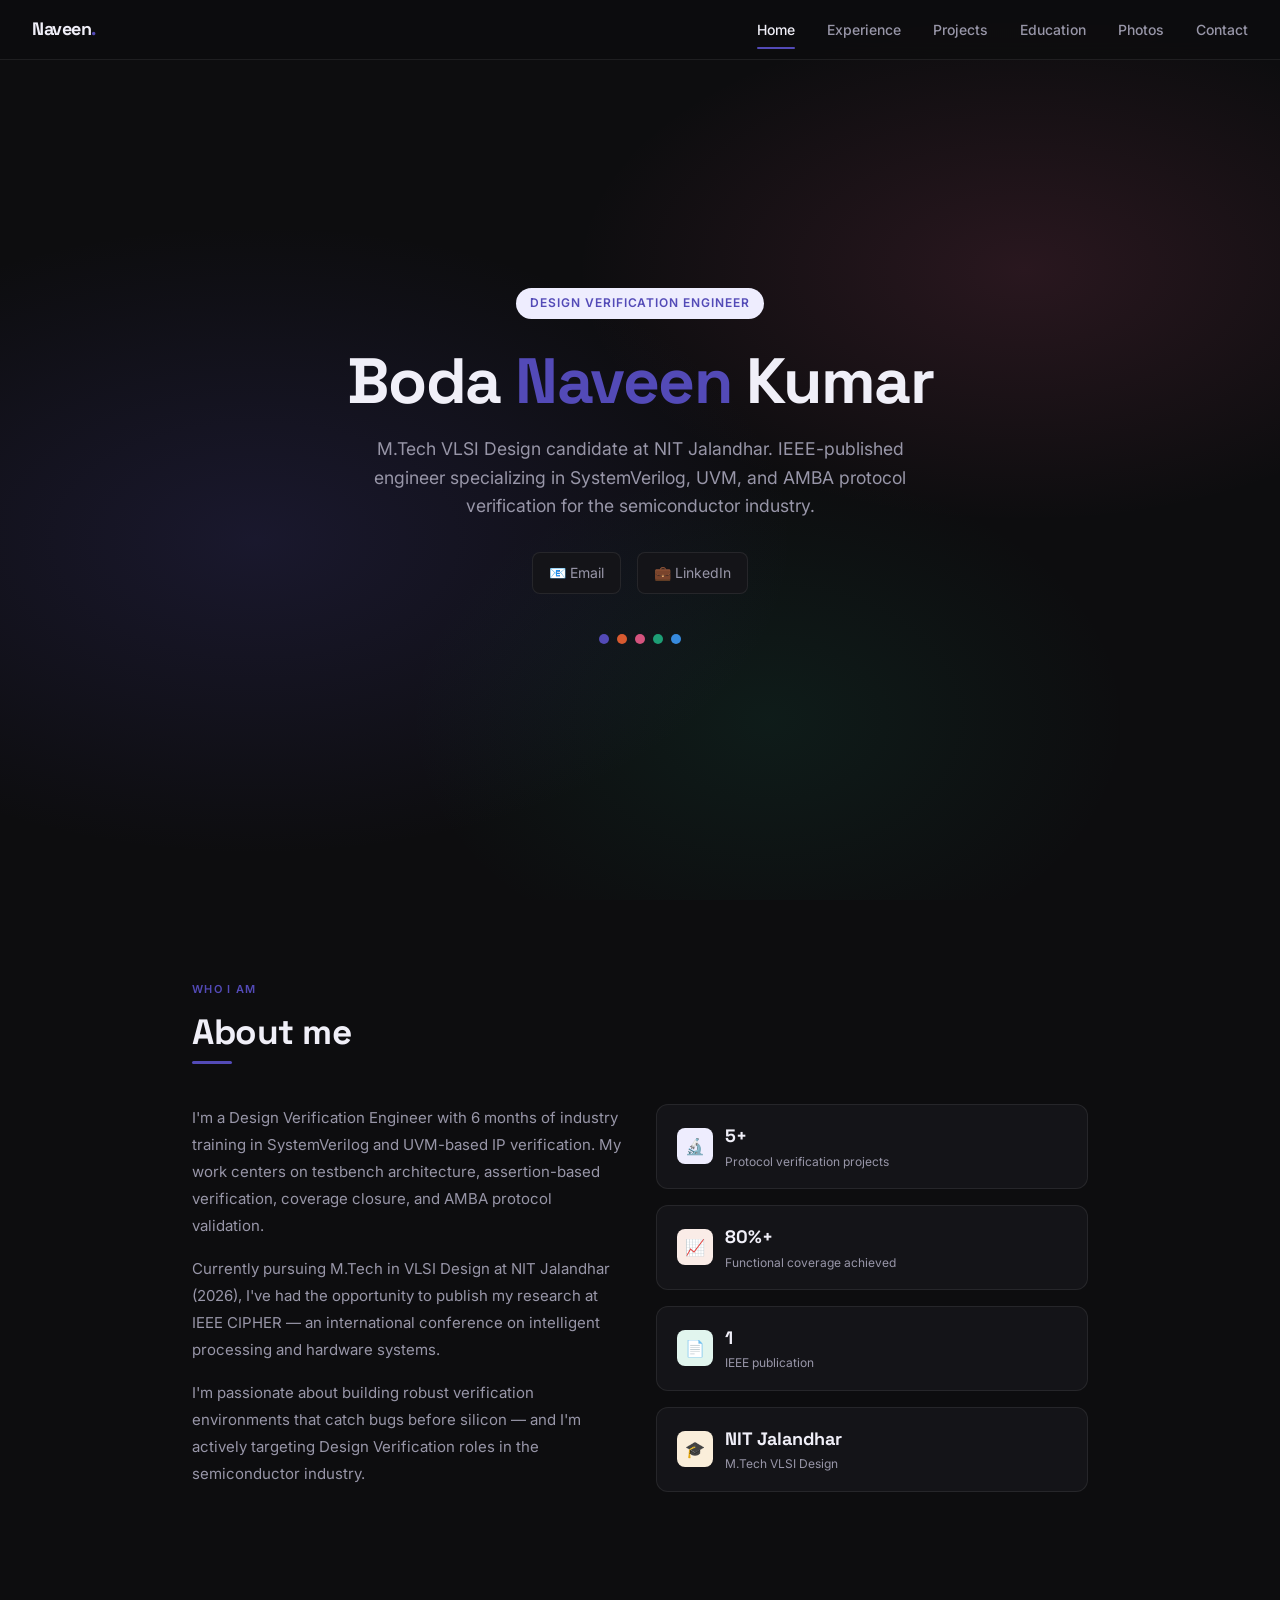
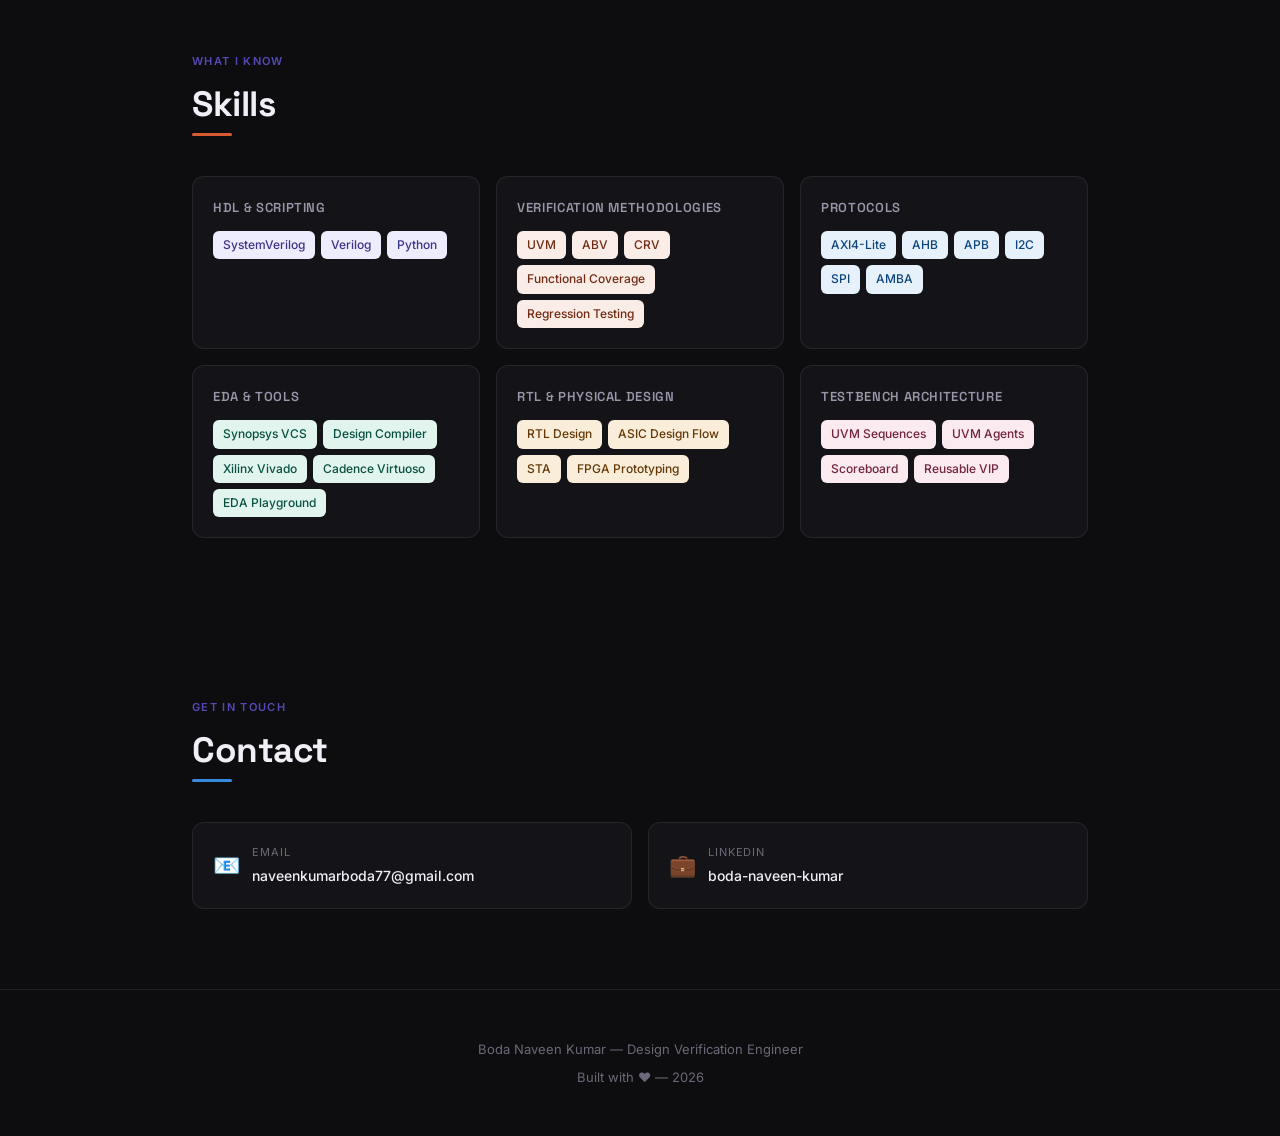
<file: index.html>
<!DOCTYPE html>
<html lang="en">
<head>
<meta charset="UTF-8" />
<meta name="viewport" content="width=device-width, initial-scale=1.0"/>
<title>Boda Naveen Kumar — Portfolio</title>
<meta name="description" content="Boda Naveen Kumar — Design Verification Engineer. M.Tech VLSI Design, NIT Jalandhar. SystemVerilog, UVM, AMBA protocol verification." />
<link href="https://fonts.googleapis.com/css2?family=Space+Grotesk:wght@400;500;600;700&family=Inter:wght@400;500&display=swap" rel="stylesheet"/>
<link rel="stylesheet" href="style.css" />
</head>
<body>

<!-- NAV -->
<nav>
  <a href="index.html" class="nav-logo">Naveen<span>.</span></a>
  <div class="nav-links" id="nav-links">
    <a href="index.html" class="active">Home</a>
    <a href="experience.html">Experience</a>
    <a href="projects.html">Projects</a>
    <a href="education.html">Education</a>
    <a href="photos.html">Photos</a>
    <a href="index.html#contact">Contact</a>
  </div>
  <button class="nav-toggle" onclick="toggleNav()" aria-label="Toggle menu"><span></span><span></span><span></span></button>
</nav>

<main>

<!-- HERO -->
<div class="hero">
  <div class="hero-bg"></div>
  <div class="hero-content">
    <div class="hero-badge">Design Verification Engineer</div>
    <h1>Boda <span class="accent">Naveen</span> Kumar</h1>
    <p class="hero-tagline">M.Tech VLSI Design candidate at NIT Jalandhar. IEEE-published engineer specializing in SystemVerilog, UVM, and AMBA protocol verification for the semiconductor industry.</p>
    <div class="hero-contacts">
      <a href="mailto:naveenkumarboda77@gmail.com">📧 Email</a>
      <a href="https://linkedin.com/in/boda-naveen-kumar" target="_blank">💼 LinkedIn</a>
    </div>
    <div class="hero-dots">
      <div class="dot" style="background:#534AB7"></div>
      <div class="dot" style="background:#D85A30"></div>
      <div class="dot" style="background:#D4537E"></div>
      <div class="dot" style="background:#1D9E75"></div>
      <div class="dot" style="background:#378ADD"></div>
    </div>
  </div>
</div>

<!-- ABOUT -->
<section id="about">
  <div class="section-label">Who I am</div>
  <h2 class="section-title">About me</h2>
  <div class="section-divider" style="background: var(--purple)"></div>
  <div class="about-grid">
    <div class="about-text">
      <p style="margin-bottom:1rem;">I'm a Design Verification Engineer with 6 months of industry training in SystemVerilog and UVM-based IP verification. My work centers on testbench architecture, assertion-based verification, coverage closure, and AMBA protocol validation.</p>
      <p style="margin-bottom:1rem;">Currently pursuing M.Tech in VLSI Design at NIT Jalandhar (2026), I've had the opportunity to publish my research at IEEE CIPHER — an international conference on intelligent processing and hardware systems.</p>
      <p>I'm passionate about building robust verification environments that catch bugs before silicon — and I'm actively targeting Design Verification roles in the semiconductor industry.</p>
    </div>
    <div class="about-stats">
      <div class="stat-card">
        <div class="stat-icon" style="background:#EEEDFE">🔬</div>
        <div class="stat-card-text">
          <div class="num">5+</div>
          <div class="lbl">Protocol verification projects</div>
        </div>
      </div>
      <div class="stat-card">
        <div class="stat-icon" style="background:#FAECE7">📈</div>
        <div class="stat-card-text">
          <div class="num">80%+</div>
          <div class="lbl">Functional coverage achieved</div>
        </div>
      </div>
      <div class="stat-card">
        <div class="stat-icon" style="background:#E1F5EE">📄</div>
        <div class="stat-card-text">
          <div class="num">1</div>
          <div class="lbl">IEEE publication</div>
        </div>
      </div>
      <div class="stat-card">
        <div class="stat-icon" style="background:#FAEEDA">🎓</div>
        <div class="stat-card-text">
          <div class="num">NIT Jalandhar</div>
          <div class="lbl">M.Tech VLSI Design</div>
        </div>
      </div>
    </div>
  </div>
</section>

<!-- SKILLS -->
<section id="skills">
  <div class="section-label">What I know</div>
  <h2 class="section-title">Skills</h2>
  <div class="section-divider" style="background: var(--coral)"></div>
  <div class="skills-grid">
    <div class="skill-group">
      <div class="skill-group-title">HDL & Scripting</div>
      <div class="skill-tags">
        <span class="skill-tag" style="background:#EEEDFE;color:#3C3489">SystemVerilog</span>
        <span class="skill-tag" style="background:#EEEDFE;color:#3C3489">Verilog</span>
        <span class="skill-tag" style="background:#EEEDFE;color:#3C3489">Python</span>
      </div>
    </div>
    <div class="skill-group">
      <div class="skill-group-title">Verification Methodologies</div>
      <div class="skill-tags">
        <span class="skill-tag" style="background:#FAECE7;color:#712B13">UVM</span>
        <span class="skill-tag" style="background:#FAECE7;color:#712B13">ABV</span>
        <span class="skill-tag" style="background:#FAECE7;color:#712B13">CRV</span>
        <span class="skill-tag" style="background:#FAECE7;color:#712B13">Functional Coverage</span>
        <span class="skill-tag" style="background:#FAECE7;color:#712B13">Regression Testing</span>
      </div>
    </div>
    <div class="skill-group">
      <div class="skill-group-title">Protocols</div>
      <div class="skill-tags">
        <span class="skill-tag" style="background:#E6F1FB;color:#0C447C">AXI4-Lite</span>
        <span class="skill-tag" style="background:#E6F1FB;color:#0C447C">AHB</span>
        <span class="skill-tag" style="background:#E6F1FB;color:#0C447C">APB</span>
        <span class="skill-tag" style="background:#E6F1FB;color:#0C447C">I2C</span>
        <span class="skill-tag" style="background:#E6F1FB;color:#0C447C">SPI</span>
        <span class="skill-tag" style="background:#E6F1FB;color:#0C447C">AMBA</span>
      </div>
    </div>
    <div class="skill-group">
      <div class="skill-group-title">EDA & Tools</div>
      <div class="skill-tags">
        <span class="skill-tag" style="background:#E1F5EE;color:#085041">Synopsys VCS</span>
        <span class="skill-tag" style="background:#E1F5EE;color:#085041">Design Compiler</span>
        <span class="skill-tag" style="background:#E1F5EE;color:#085041">Xilinx Vivado</span>
        <span class="skill-tag" style="background:#E1F5EE;color:#085041">Cadence Virtuoso</span>
        <span class="skill-tag" style="background:#E1F5EE;color:#085041">EDA Playground</span>
      </div>
    </div>
    <div class="skill-group">
      <div class="skill-group-title">RTL & Physical Design</div>
      <div class="skill-tags">
        <span class="skill-tag" style="background:#FAEEDA;color:#633806">RTL Design</span>
        <span class="skill-tag" style="background:#FAEEDA;color:#633806">ASIC Design Flow</span>
        <span class="skill-tag" style="background:#FAEEDA;color:#633806">STA</span>
        <span class="skill-tag" style="background:#FAEEDA;color:#633806">FPGA Prototyping</span>
      </div>
    </div>
    <div class="skill-group">
      <div class="skill-group-title">Testbench Architecture</div>
      <div class="skill-tags">
        <span class="skill-tag" style="background:#FBEAF0;color:#72243E">UVM Sequences</span>
        <span class="skill-tag" style="background:#FBEAF0;color:#72243E">UVM Agents</span>
        <span class="skill-tag" style="background:#FBEAF0;color:#72243E">Scoreboard</span>
        <span class="skill-tag" style="background:#FBEAF0;color:#72243E">Reusable VIP</span>
      </div>
    </div>
  </div>
</section>

<!-- CONTACT -->
<section id="contact">
  <div class="section-label">Get in touch</div>
  <h2 class="section-title">Contact</h2>
  <div class="section-divider" style="background: var(--blue)"></div>
  <div class="contact-grid">
    <a class="contact-card" href="mailto:naveenkumarboda77@gmail.com">
      <div class="contact-icon">📧</div>
      <div>
        <div class="contact-label">Email</div>
        <div class="contact-value">naveenkumarboda77@gmail.com</div>
      </div>
    </a>
    <a class="contact-card" href="https://linkedin.com/in/boda-naveen-kumar" target="_blank">
      <div class="contact-icon">💼</div>
      <div>
        <div class="contact-label">LinkedIn</div>
        <div class="contact-value">boda-naveen-kumar</div>
      </div>
    </a>
  </div>
</section>

</main>

<!-- FOOTER -->
<footer>
  <p style="margin-bottom:6px;">Boda Naveen Kumar &mdash; Design Verification Engineer</p>
  <p>Built with ❤️ &mdash; 2026</p>
</footer>

<script src="script.js"></script>
</body>
</html>
</file>
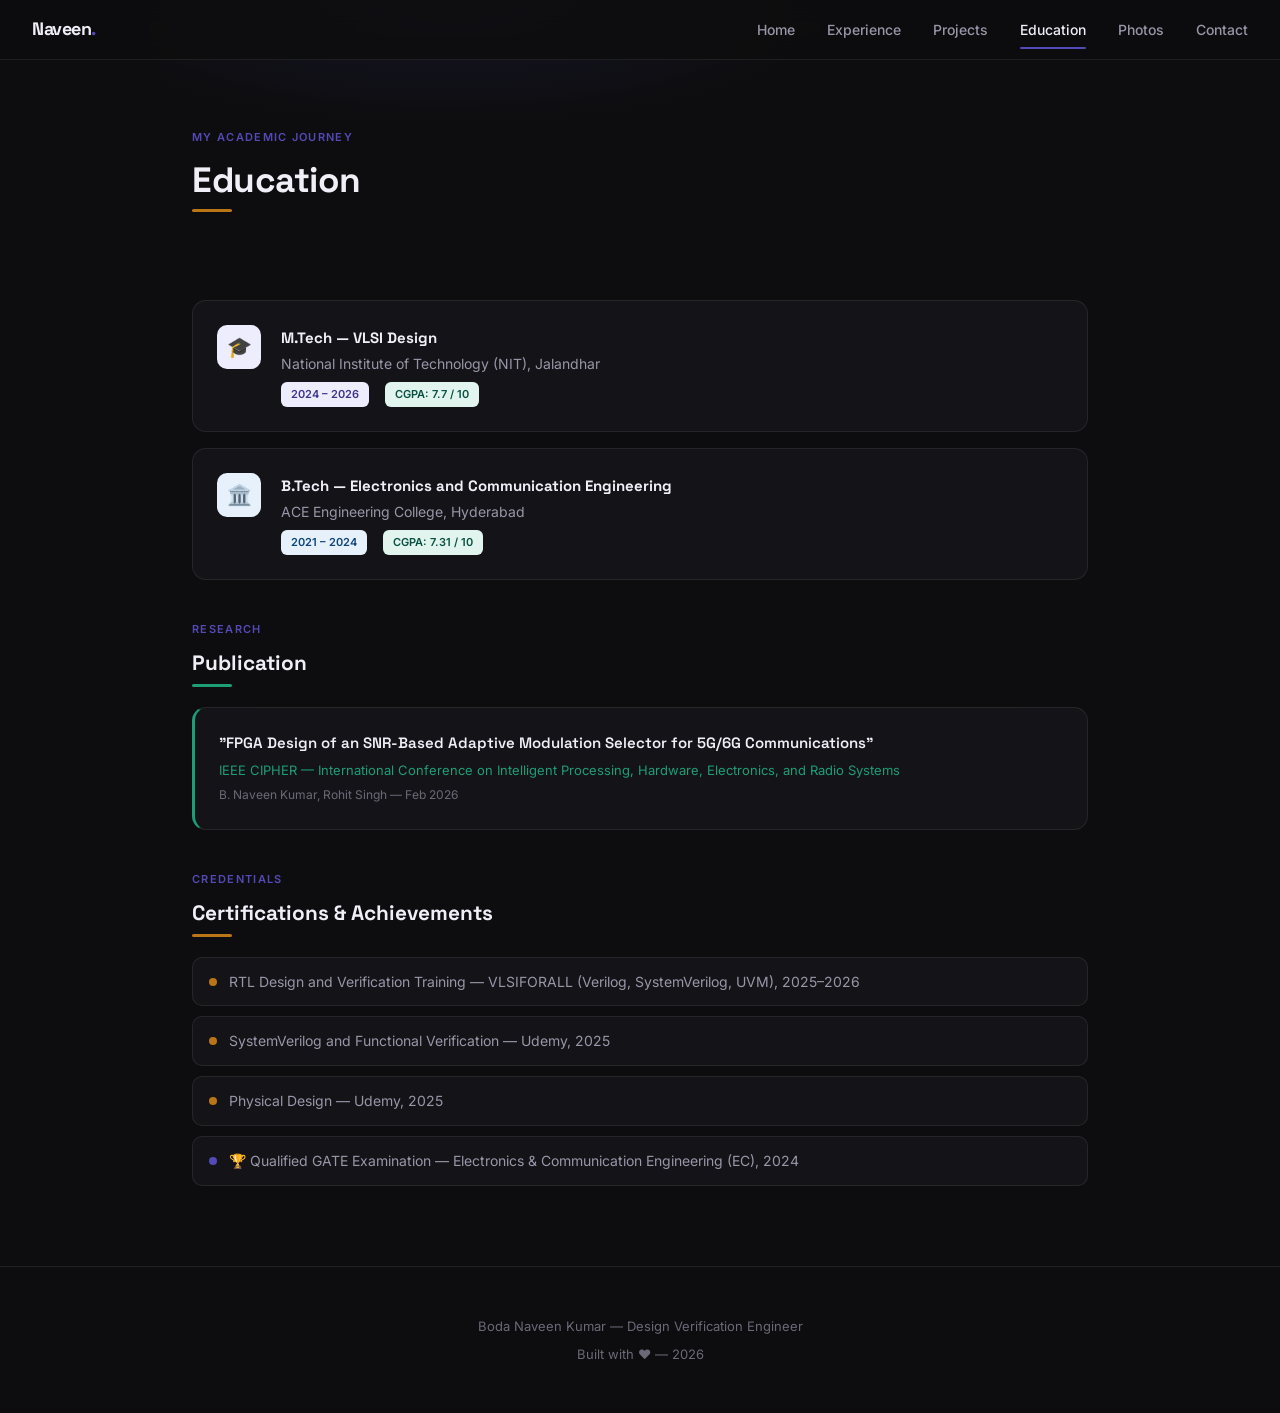
<file: education.html>
<!DOCTYPE html>
<html lang="en">
<head>
<meta charset="UTF-8" />
<meta name="viewport" content="width=device-width, initial-scale=1.0"/>
<title>Education — Boda Naveen Kumar</title>
<link href="https://fonts.googleapis.com/css2?family=Space+Grotesk:wght@400;500;600;700&family=Inter:wght@400;500&display=swap" rel="stylesheet"/>
<link rel="stylesheet" href="style.css" />
</head>
<body>

<!-- NAV -->
<nav>
  <a href="index.html" class="nav-logo">Naveen<span>.</span></a>
  <div class="nav-links" id="nav-links">
    <a href="index.html">Home</a>
    <a href="experience.html">Experience</a>
    <a href="projects.html">Projects</a>
    <a href="education.html" class="active">Education</a>
    <a href="photos.html">Photos</a>
    <a href="index.html#contact">Contact</a>
  </div>
  <button class="nav-toggle" onclick="toggleNav()" aria-label="Toggle menu"><span></span><span></span><span></span></button>
</nav>

<main>
<div class="page-hero">
  <div class="page-hero-bg"></div>
  <div class="section-label">My academic journey</div>
  <h1 class="section-title">Education</h1>
  <div class="section-divider" style="background: var(--amber)"></div>
</div>

<section class="tight-top">
  <div class="edu-card">
    <div class="edu-icon" style="background:#EEEDFE">🎓</div>
    <div>
      <div class="edu-degree">M.Tech — VLSI Design</div>
      <div class="edu-school">National Institute of Technology (NIT), Jalandhar</div>
      <div class="edu-meta">
        <span class="edu-badge" style="background:#EEEDFE;color:#3C3489">2024 – 2026</span>
        <span class="edu-badge" style="background:#E1F5EE;color:#085041">CGPA: 7.7 / 10</span>
      </div>
    </div>
  </div>
  <div class="edu-card">
    <div class="edu-icon" style="background:#E6F1FB">🏛️</div>
    <div>
      <div class="edu-degree">B.Tech — Electronics and Communication Engineering</div>
      <div class="edu-school">ACE Engineering College, Hyderabad</div>
      <div class="edu-meta">
        <span class="edu-badge" style="background:#E6F1FB;color:#0C447C">2021 – 2024</span>
        <span class="edu-badge" style="background:#E1F5EE;color:#085041">CGPA: 7.31 / 10</span>
      </div>
    </div>
  </div>

  <!-- PUBLICATIONS -->
  <div style="margin-top:2.5rem">
    <div class="section-label">Research</div>
    <h3 style="font-family:'Space Grotesk',sans-serif;font-size:1.3rem;color:var(--text);margin-bottom:0.5rem;">Publication</h3>
    <div class="section-divider" style="background:var(--teal);margin-bottom:1.25rem"></div>
    <div class="pub-card">
      <div class="pub-title">"FPGA Design of an SNR-Based Adaptive Modulation Selector for 5G/6G Communications"</div>
      <div class="pub-venue">IEEE CIPHER — International Conference on Intelligent Processing, Hardware, Electronics, and Radio Systems</div>
      <div class="pub-date">B. Naveen Kumar, Rohit Singh — Feb 2026</div>
    </div>
  </div>

  <!-- CERTIFICATIONS -->
  <div style="margin-top:2.5rem">
    <div class="section-label">Credentials</div>
    <h3 style="font-family:'Space Grotesk',sans-serif;font-size:1.3rem;color:var(--text);margin-bottom:0.5rem;">Certifications & Achievements</h3>
    <div class="section-divider" style="background:var(--amber);margin-bottom:1.25rem"></div>
    <div class="cert-list">
      <div class="cert-item">
        <div class="cert-dot"></div>
        <div class="cert-text">RTL Design and Verification Training — VLSIFORALL (Verilog, SystemVerilog, UVM), 2025–2026</div>
      </div>
      <div class="cert-item">
        <div class="cert-dot"></div>
        <div class="cert-text">SystemVerilog and Functional Verification — Udemy, 2025</div>
      </div>
      <div class="cert-item">
        <div class="cert-dot"></div>
        <div class="cert-text">Physical Design — Udemy, 2025</div>
      </div>
      <div class="cert-item">
        <div class="cert-dot" style="background:var(--purple)"></div>
        <div class="cert-text">🏆 Qualified GATE Examination — Electronics & Communication Engineering (EC), 2024</div>
      </div>
    </div>
  </div>
</section>
</main>

<footer>
  <p style="margin-bottom:6px;">Boda Naveen Kumar &mdash; Design Verification Engineer</p>
  <p>Built with ❤️ &mdash; 2026</p>
</footer>

<script src="script.js"></script>
</body>
</html>
</file>
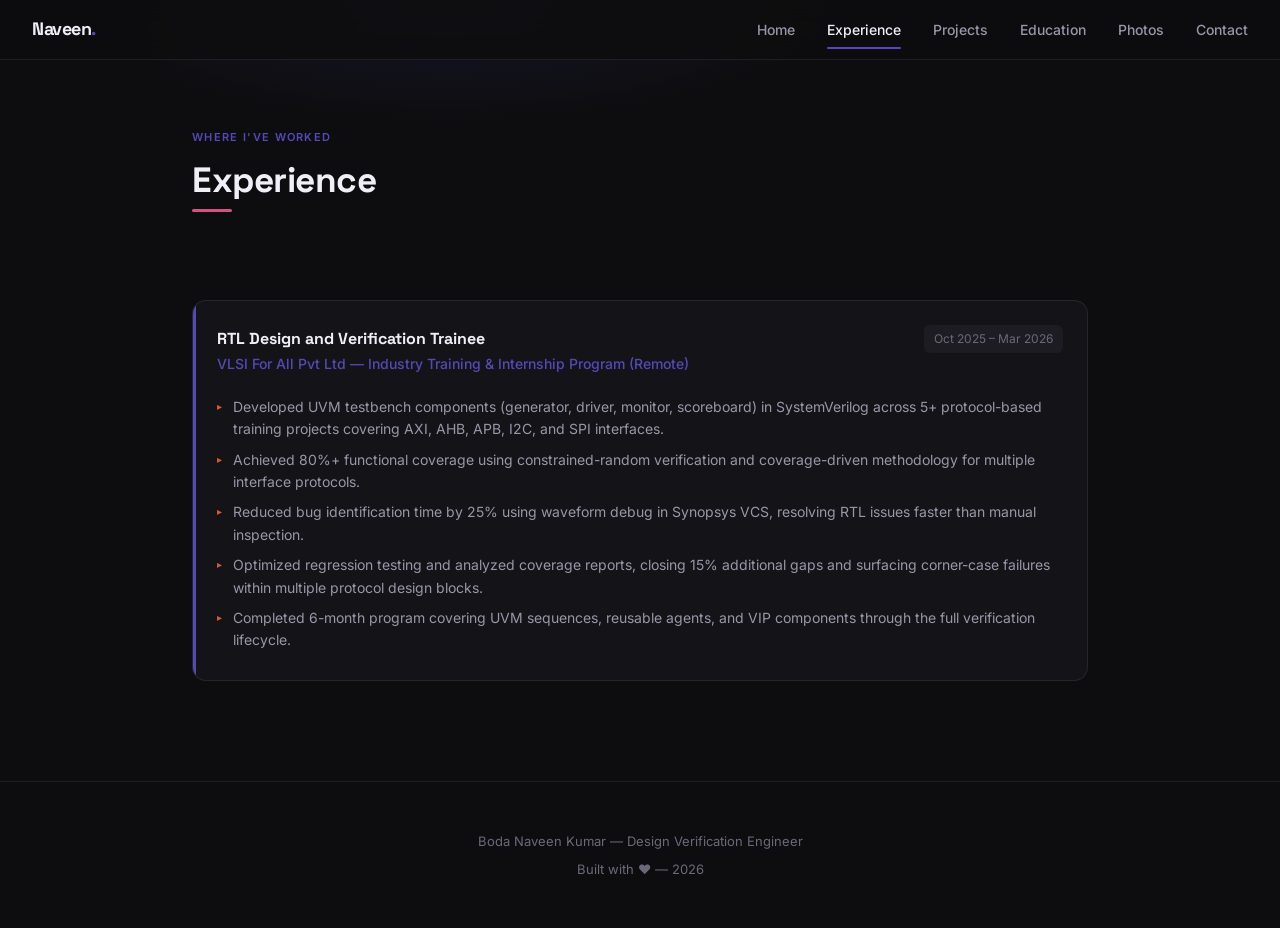
<file: experience.html>
<!DOCTYPE html>
<html lang="en">
<head>
<meta charset="UTF-8" />
<meta name="viewport" content="width=device-width, initial-scale=1.0"/>
<title>Experience — Boda Naveen Kumar</title>
<link href="https://fonts.googleapis.com/css2?family=Space+Grotesk:wght@400;500;600;700&family=Inter:wght@400;500&display=swap" rel="stylesheet"/>
<link rel="stylesheet" href="style.css" />
</head>
<body>

<!-- NAV -->
<nav>
  <a href="index.html" class="nav-logo">Naveen<span>.</span></a>
  <div class="nav-links" id="nav-links">
    <a href="index.html">Home</a>
    <a href="experience.html" class="active">Experience</a>
    <a href="projects.html">Projects</a>
    <a href="education.html">Education</a>
    <a href="photos.html">Photos</a>
    <a href="index.html#contact">Contact</a>
  </div>
  <button class="nav-toggle" onclick="toggleNav()" aria-label="Toggle menu"><span></span><span></span><span></span></button>
</nav>

<main>
<div class="page-hero">
  <div class="page-hero-bg"></div>
  <div class="section-label">Where I've worked</div>
  <h1 class="section-title">Experience</h1>
  <div class="section-divider" style="background: var(--pink)"></div>
</div>

<section class="tight-top">
  <div class="exp-card">
    <div class="exp-header">
      <div>
        <div class="exp-title">RTL Design and Verification Trainee</div>
        <div class="exp-company">VLSI For All Pvt Ltd — Industry Training & Internship Program (Remote)</div>
      </div>
      <div class="exp-date">Oct 2025 – Mar 2026</div>
    </div>
    <ul class="exp-bullets">
      <li>Developed UVM testbench components (generator, driver, monitor, scoreboard) in SystemVerilog across 5+ protocol-based training projects covering AXI, AHB, APB, I2C, and SPI interfaces.</li>
      <li>Achieved 80%+ functional coverage using constrained-random verification and coverage-driven methodology for multiple interface protocols.</li>
      <li>Reduced bug identification time by 25% using waveform debug in Synopsys VCS, resolving RTL issues faster than manual inspection.</li>
      <li>Optimized regression testing and analyzed coverage reports, closing 15% additional gaps and surfacing corner-case failures within multiple protocol design blocks.</li>
      <li>Completed 6-month program covering UVM sequences, reusable agents, and VIP components through the full verification lifecycle.</li>
    </ul>
  </div>
</section>
</main>

<footer>
  <p style="margin-bottom:6px;">Boda Naveen Kumar &mdash; Design Verification Engineer</p>
  <p>Built with ❤️ &mdash; 2026</p>
</footer>

<script src="script.js"></script>
</body>
</html>
</file>
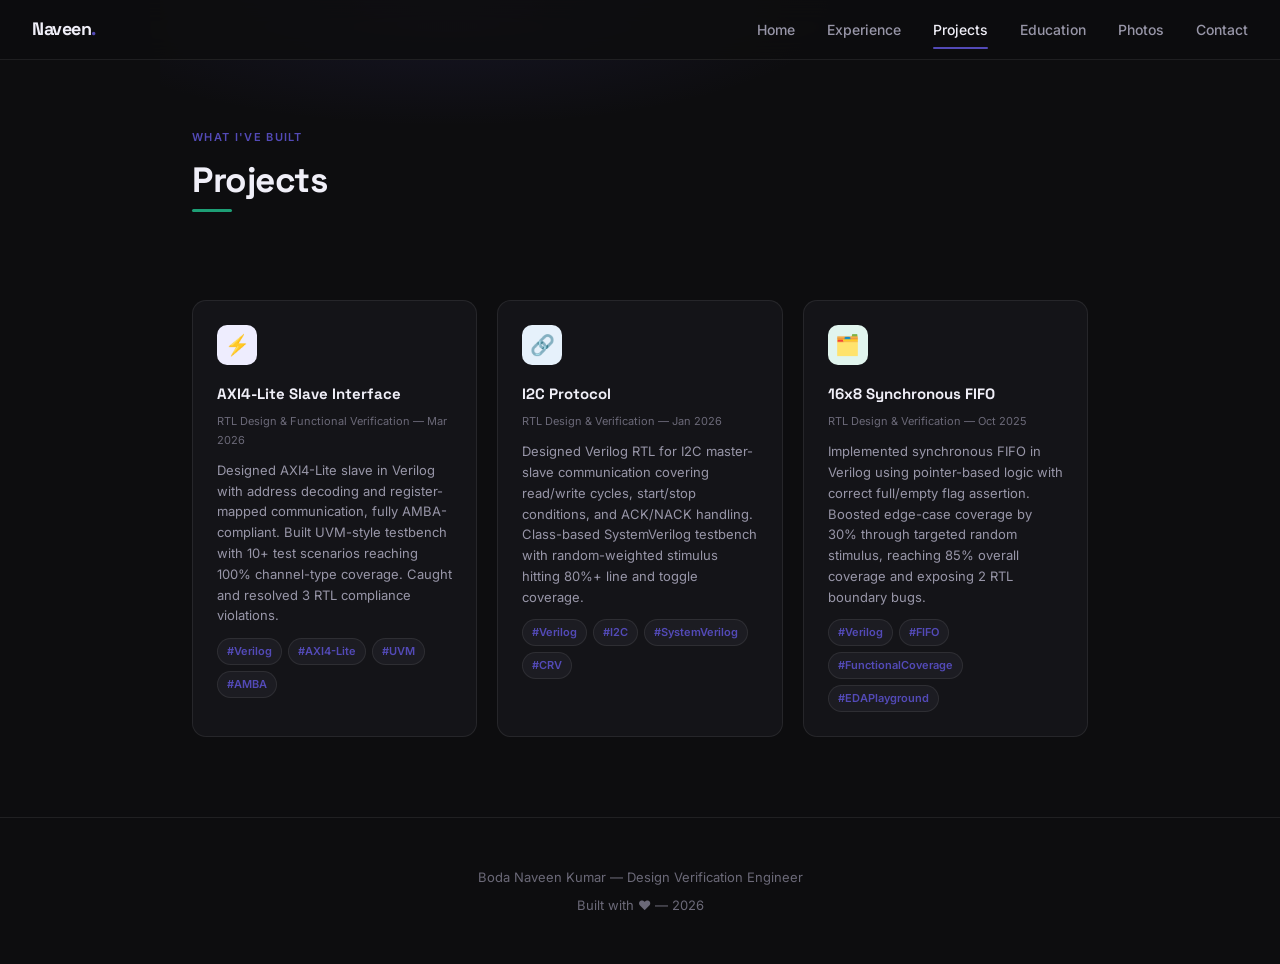
<file: projects.html>
<!DOCTYPE html>
<html lang="en">
<head>
<meta charset="UTF-8" />
<meta name="viewport" content="width=device-width, initial-scale=1.0"/>
<title>Projects — Boda Naveen Kumar</title>
<link href="https://fonts.googleapis.com/css2?family=Space+Grotesk:wght@400;500;600;700&family=Inter:wght@400;500&display=swap" rel="stylesheet"/>
<link rel="stylesheet" href="style.css" />
</head>
<body>

<!-- NAV -->
<nav>
  <a href="index.html" class="nav-logo">Naveen<span>.</span></a>
  <div class="nav-links" id="nav-links">
    <a href="index.html">Home</a>
    <a href="experience.html">Experience</a>
    <a href="projects.html" class="active">Projects</a>
    <a href="education.html">Education</a>
    <a href="photos.html">Photos</a>
    <a href="index.html#contact">Contact</a>
  </div>
  <button class="nav-toggle" onclick="toggleNav()" aria-label="Toggle menu"><span></span><span></span><span></span></button>
</nav>

<main>
<div class="page-hero">
  <div class="page-hero-bg"></div>
  <div class="section-label">What I've built</div>
  <h1 class="section-title">Projects</h1>
  <div class="section-divider" style="background: var(--teal)"></div>
</div>

<section class="tight-top">
  <div class="projects-grid">
    <div class="project-card">
      <div class="project-icon" style="background:#EEEDFE;font-size:20px">⚡</div>
      <div class="project-title">AXI4-Lite Slave Interface</div>
      <div class="project-date">RTL Design & Functional Verification — Mar 2026</div>
      <div class="project-desc">Designed AXI4-Lite slave in Verilog with address decoding and register-mapped communication, fully AMBA-compliant. Built UVM-style testbench with 10+ test scenarios reaching 100% channel-type coverage. Caught and resolved 3 RTL compliance violations.</div>
      <div class="project-tags">
        <span class="project-tag">#Verilog</span>
        <span class="project-tag">#AXI4-Lite</span>
        <span class="project-tag">#UVM</span>
        <span class="project-tag">#AMBA</span>
      </div>
    </div>
    <div class="project-card">
      <div class="project-icon" style="background:#E6F1FB;font-size:20px">🔗</div>
      <div class="project-title">I2C Protocol</div>
      <div class="project-date">RTL Design & Verification — Jan 2026</div>
      <div class="project-desc">Designed Verilog RTL for I2C master-slave communication covering read/write cycles, start/stop conditions, and ACK/NACK handling. Class-based SystemVerilog testbench with random-weighted stimulus hitting 80%+ line and toggle coverage.</div>
      <div class="project-tags">
        <span class="project-tag">#Verilog</span>
        <span class="project-tag">#I2C</span>
        <span class="project-tag">#SystemVerilog</span>
        <span class="project-tag">#CRV</span>
      </div>
    </div>
    <div class="project-card">
      <div class="project-icon" style="background:#E1F5EE;font-size:20px">🗂️</div>
      <div class="project-title">16x8 Synchronous FIFO</div>
      <div class="project-date">RTL Design & Verification — Oct 2025</div>
      <div class="project-desc">Implemented synchronous FIFO in Verilog using pointer-based logic with correct full/empty flag assertion. Boosted edge-case coverage by 30% through targeted random stimulus, reaching 85% overall coverage and exposing 2 RTL boundary bugs.</div>
      <div class="project-tags">
        <span class="project-tag">#Verilog</span>
        <span class="project-tag">#FIFO</span>
        <span class="project-tag">#FunctionalCoverage</span>
        <span class="project-tag">#EDAPlayground</span>
      </div>
    </div>
  </div>
</section>
</main>

<footer>
  <p style="margin-bottom:6px;">Boda Naveen Kumar &mdash; Design Verification Engineer</p>
  <p>Built with ❤️ &mdash; 2026</p>
</footer>

<script src="script.js"></script>
</body>
</html>
</file>
<file: style.css>
*, *::before, *::after { box-sizing: border-box; margin: 0; padding: 0; }

:root {
  --purple: #534AB7;
  --purple-light: #EEEDFE;
  --coral: #D85A30;
  --coral-light: #FAECE7;
  --pink: #D4537E;
  --teal: #1D9E75;
  --teal-light: #E1F5EE;
  --amber: #BA7517;
  --amber-light: #FAEEDA;
  --blue: #378ADD;
  --blue-light: #E6F1FB;
  --bg: #0D0D0F;
  --bg2: #141418;
  --bg3: #1C1C22;
  --border: rgba(255,255,255,0.08);
  --text: #F0EFF8;
  --text2: #9896A8;
  --text3: #6B6978;
}

html { scroll-behavior: smooth; }

body {
  font-family: 'Inter', sans-serif;
  background: var(--bg);
  color: var(--text);
  line-height: 1.7;
  font-size: 16px;
  min-height: 100vh;
  display: flex;
  flex-direction: column;
}

main { flex: 1; }

h1, h2, h3, h4 {
  font-family: 'Space Grotesk', sans-serif;
  font-weight: 700;
  line-height: 1.2;
}

/* NAV */
nav {
  position: fixed;
  top: 0; left: 0; right: 0;
  z-index: 100;
  background: rgba(13,13,15,0.85);
  backdrop-filter: blur(12px);
  border-bottom: 1px solid var(--border);
  display: flex;
  align-items: center;
  justify-content: space-between;
  padding: 0 2rem;
  height: 60px;
}
.nav-logo {
  font-family: 'Space Grotesk', sans-serif;
  font-weight: 700;
  font-size: 18px;
  color: var(--text);
  letter-spacing: -0.5px;
  text-decoration: none;
}
.nav-logo span { color: var(--purple); }
.nav-links { display: flex; gap: 2rem; align-items: center; }
.nav-links a {
  color: var(--text2);
  text-decoration: none;
  font-size: 14px;
  font-weight: 500;
  transition: color 0.2s;
  position: relative;
  padding: 4px 0;
}
.nav-links a:hover { color: var(--text); }
.nav-links a.active { color: var(--text); }
.nav-links a.active::after {
  content: '';
  position: absolute;
  left: 0; right: 0; bottom: -4px;
  height: 2px;
  background: var(--purple);
  border-radius: 2px;
}
.nav-toggle {
  display: none;
  flex-direction: column;
  gap: 4px;
  background: none;
  border: none;
  cursor: pointer;
  padding: 8px;
}
.nav-toggle span { width: 20px; height: 2px; background: var(--text); border-radius: 2px; }

/* PAGE HEADER (non-home pages) */
.page-hero {
  padding: 8rem 2rem 3rem;
  max-width: 960px;
  margin: 0 auto;
  position: relative;
}
.page-hero-bg {
  position: absolute;
  inset: 0;
  background: radial-gradient(ellipse 60% 60% at 30% 0%, rgba(83,74,183,0.14) 0%, transparent 70%);
  pointer-events: none;
  z-index: -1;
}

/* HERO (home) */
.hero {
  min-height: 100vh;
  display: flex;
  align-items: center;
  justify-content: center;
  text-align: center;
  padding: 6rem 2rem 4rem;
  position: relative;
  overflow: hidden;
}
.hero-bg {
  position: absolute;
  inset: 0;
  background:
    radial-gradient(ellipse 60% 50% at 20% 60%, rgba(83,74,183,0.18) 0%, transparent 70%),
    radial-gradient(ellipse 50% 40% at 80% 30%, rgba(212,83,126,0.14) 0%, transparent 70%),
    radial-gradient(ellipse 40% 40% at 60% 80%, rgba(29,158,117,0.10) 0%, transparent 70%);
  pointer-events: none;
}
.hero-content { position: relative; max-width: 720px; }
.hero-badge {
  display: inline-block;
  background: var(--purple-light);
  color: var(--purple);
  font-size: 12px;
  font-weight: 600;
  letter-spacing: 0.08em;
  text-transform: uppercase;
  padding: 5px 14px;
  border-radius: 20px;
  margin-bottom: 1.5rem;
}
.hero h1 {
  font-size: clamp(2.4rem, 6vw, 4rem);
  color: var(--text);
  letter-spacing: -1.5px;
  margin-bottom: 1rem;
}
.hero h1 .accent { color: var(--purple); }
.hero-tagline {
  font-size: 1.1rem;
  color: var(--text2);
  max-width: 560px;
  margin: 0 auto 2rem;
  line-height: 1.6;
}
.hero-contacts {
  display: flex;
  gap: 1rem;
  justify-content: center;
  flex-wrap: wrap;
  margin-bottom: 2.5rem;
}
.hero-contacts a {
  display: flex;
  align-items: center;
  gap: 6px;
  color: var(--text2);
  text-decoration: none;
  font-size: 14px;
  border: 1px solid var(--border);
  padding: 8px 16px;
  border-radius: 8px;
  transition: all 0.2s;
  background: var(--bg2);
}
.hero-contacts a:hover { border-color: var(--purple); color: var(--text); }
.hero-dots {
  display: flex;
  gap: 8px;
  justify-content: center;
  margin-top: 1rem;
}
.dot { width: 10px; height: 10px; border-radius: 50%; }

/* SECTIONS */
section { padding: 5rem 2rem; max-width: 960px; margin: 0 auto; }
section.tight-top { padding-top: 0; }
.section-label {
  font-size: 11px;
  font-weight: 600;
  letter-spacing: 0.12em;
  text-transform: uppercase;
  color: var(--purple);
  margin-bottom: 0.75rem;
}
.section-title {
  font-size: clamp(1.6rem, 4vw, 2.2rem);
  color: var(--text);
  letter-spacing: -0.5px;
  margin-bottom: 0.5rem;
}
.section-divider {
  width: 40px;
  height: 3px;
  border-radius: 2px;
  margin-bottom: 2.5rem;
}

/* ABOUT */
.about-grid { display: grid; grid-template-columns: 1fr 1fr; gap: 2rem; }
.about-text { color: var(--text2); line-height: 1.8; font-size: 15px; }
.about-stats { display: flex; flex-direction: column; gap: 1rem; }
.stat-card {
  background: var(--bg2);
  border: 1px solid var(--border);
  border-radius: 12px;
  padding: 1rem 1.25rem;
  display: flex;
  align-items: center;
  gap: 12px;
}
.stat-icon {
  width: 36px; height: 36px;
  border-radius: 8px;
  display: flex; align-items: center; justify-content: center;
  font-size: 16px;
  flex-shrink: 0;
}
.stat-card-text .num { font-family: 'Space Grotesk', sans-serif; font-size: 18px; font-weight: 700; color: var(--text); }
.stat-card-text .lbl { font-size: 12px; color: var(--text2); }

/* SKILLS */
.skills-grid { display: grid; grid-template-columns: repeat(auto-fit, minmax(260px, 1fr)); gap: 1rem; }
.skill-group {
  background: var(--bg2);
  border: 1px solid var(--border);
  border-radius: 12px;
  padding: 1.25rem;
}
.skill-group-title {
  font-family: 'Space Grotesk', sans-serif;
  font-size: 13px;
  font-weight: 600;
  color: var(--text2);
  letter-spacing: 0.05em;
  text-transform: uppercase;
  margin-bottom: 12px;
}
.skill-tags { display: flex; flex-wrap: wrap; gap: 6px; }
.skill-tag {
  font-size: 12px;
  padding: 4px 10px;
  border-radius: 6px;
  font-weight: 500;
}

/* EXPERIENCE */
.exp-card {
  background: var(--bg2);
  border: 1px solid var(--border);
  border-radius: 14px;
  padding: 1.5rem;
  margin-bottom: 1.25rem;
  position: relative;
  overflow: hidden;
}
.exp-card::before {
  content: '';
  position: absolute;
  left: 0; top: 0; bottom: 0;
  width: 3px;
  background: var(--purple);
  border-radius: 2px 0 0 2px;
}
.exp-header { display: flex; justify-content: space-between; align-items: flex-start; gap: 1rem; margin-bottom: 0.5rem; flex-wrap: wrap; }
.exp-title { font-family: 'Space Grotesk', sans-serif; font-size: 16px; font-weight: 700; color: var(--text); }
.exp-company { font-size: 14px; color: var(--purple); font-weight: 500; margin-bottom: 4px; }
.exp-date {
  font-size: 12px;
  color: var(--text3);
  background: var(--bg3);
  padding: 4px 10px;
  border-radius: 6px;
  white-space: nowrap;
}
.exp-bullets { list-style: none; margin-top: 0.75rem; }
.exp-bullets li {
  font-size: 14px;
  color: var(--text2);
  padding: 4px 0;
  padding-left: 16px;
  position: relative;
  line-height: 1.6;
}
.exp-bullets li::before {
  content: '▸';
  position: absolute;
  left: 0;
  color: var(--coral);
  font-size: 10px;
  top: 6px;
}

/* PROJECTS */
.projects-grid { display: grid; grid-template-columns: repeat(auto-fit, minmax(280px, 1fr)); gap: 1.25rem; }
.project-card {
  background: var(--bg2);
  border: 1px solid var(--border);
  border-radius: 14px;
  padding: 1.5rem;
  transition: border-color 0.2s, transform 0.2s;
}
.project-card:hover { border-color: var(--purple); transform: translateY(-2px); }
.project-icon {
  width: 40px; height: 40px;
  border-radius: 10px;
  display: flex; align-items: center; justify-content: center;
  font-size: 18px;
  margin-bottom: 1rem;
}
.project-title { font-family: 'Space Grotesk', sans-serif; font-size: 15px; font-weight: 700; color: var(--text); margin-bottom: 6px; }
.project-date { font-size: 11px; color: var(--text3); margin-bottom: 10px; }
.project-desc { font-size: 13px; color: var(--text2); line-height: 1.6; margin-bottom: 12px; }
.project-tags { display: flex; flex-wrap: wrap; gap: 6px; }
.project-tag {
  font-size: 11px;
  font-weight: 600;
  padding: 3px 9px;
  border-radius: 20px;
  background: var(--bg3);
  color: var(--purple);
  border: 1px solid var(--border);
}

/* EDUCATION */
.edu-card {
  background: var(--bg2);
  border: 1px solid var(--border);
  border-radius: 14px;
  padding: 1.5rem;
  margin-bottom: 1rem;
  display: flex;
  gap: 1.25rem;
  align-items: flex-start;
}
.edu-icon {
  width: 44px; height: 44px;
  border-radius: 10px;
  display: flex; align-items: center; justify-content: center;
  font-size: 20px;
  flex-shrink: 0;
}
.edu-degree { font-family: 'Space Grotesk', sans-serif; font-size: 15px; font-weight: 700; color: var(--text); }
.edu-school { font-size: 14px; color: var(--text2); margin: 2px 0; }
.edu-meta { display: flex; gap: 1rem; margin-top: 6px; flex-wrap: wrap; }
.edu-badge {
  font-size: 11px;
  padding: 3px 10px;
  border-radius: 6px;
  font-weight: 600;
}

/* PUBLICATIONS */
.pub-card {
  background: var(--bg2);
  border: 1px solid var(--border);
  border-radius: 14px;
  padding: 1.5rem;
  border-left: 3px solid var(--teal);
}
.pub-title { font-family: 'Space Grotesk', sans-serif; font-size: 15px; font-weight: 600; color: var(--text); margin-bottom: 6px; line-height: 1.4; }
.pub-venue { font-size: 13px; color: var(--teal); margin-bottom: 4px; }
.pub-date { font-size: 12px; color: var(--text3); }

/* CERTIFICATIONS */
.cert-list { display: flex; flex-direction: column; gap: 10px; }
.cert-item {
  display: flex;
  align-items: center;
  gap: 12px;
  background: var(--bg2);
  border: 1px solid var(--border);
  border-radius: 10px;
  padding: 12px 16px;
}
.cert-dot { width: 8px; height: 8px; border-radius: 50%; background: var(--amber); flex-shrink: 0; }
.cert-text { font-size: 14px; color: var(--text2); }

/* PHOTOS */
.photos-intro { font-size: 14px; color: var(--text3); margin-bottom: 1.5rem; background: var(--bg3); border: 1px dashed var(--border); border-radius: 10px; padding: 1rem 1.25rem; }
.photo-grid { display: grid; grid-template-columns: repeat(3, 1fr); gap: 6px; }
.photo-item {
  aspect-ratio: 1;
  border-radius: 8px;
  overflow: hidden;
  background: var(--bg3);
  border: 1px solid var(--border);
  cursor: pointer;
  position: relative;
}
.photo-item img { width: 100%; height: 100%; object-fit: cover; display: block; transition: transform 0.25s; }
.photo-item:hover img { transform: scale(1.06); }
.photo-placeholder {
  width: 100%;
  height: 100%;
  display: flex;
  flex-direction: column;
  align-items: center;
  justify-content: center;
  gap: 6px;
  color: var(--text3);
  font-size: 12px;
  text-align: center;
  padding: 1rem;
}
.photo-placeholder svg { opacity: 0.4; }
.add-photo-btn {
  margin-top: 1rem;
  padding: 10px 20px;
  background: var(--purple);
  color: white;
  border: none;
  border-radius: 8px;
  font-size: 14px;
  font-weight: 600;
  cursor: pointer;
  font-family: 'Space Grotesk', sans-serif;
  transition: opacity 0.2s;
}
.add-photo-btn:hover { opacity: 0.85; }
.url-input-area {
  display: none;
  margin-top: 1rem;
}
.url-input-area textarea {
  width: 100%;
  height: 120px;
  background: var(--bg2);
  border: 1px solid var(--border);
  border-radius: 10px;
  padding: 12px;
  color: var(--text);
  font-size: 13px;
  font-family: 'Inter', monospace;
  resize: vertical;
}
.url-submit-btn {
  margin-top: 8px;
  padding: 8px 18px;
  background: var(--teal);
  color: white;
  border: none;
  border-radius: 8px;
  font-size: 14px;
  font-weight: 600;
  cursor: pointer;
  font-family: 'Space Grotesk', sans-serif;
}

/* LIGHTBOX */
.lightbox {
  display: none;
  position: fixed;
  inset: 0;
  background: rgba(0,0,0,0.9);
  z-index: 200;
  align-items: center;
  justify-content: center;
  padding: 2rem;
}
.lightbox.open { display: flex; }
.lightbox img { max-width: 100%; max-height: 100%; border-radius: 8px; }
.lightbox-close {
  position: absolute;
  top: 1.5rem; right: 1.5rem;
  background: none; border: none;
  color: white; font-size: 28px; cursor: pointer; line-height: 1;
}

/* CONTACT */
.contact-grid { display: grid; grid-template-columns: repeat(auto-fit, minmax(200px, 1fr)); gap: 1rem; }
.contact-card {
  background: var(--bg2);
  border: 1px solid var(--border);
  border-radius: 12px;
  padding: 1.25rem;
  text-decoration: none;
  color: var(--text);
  transition: border-color 0.2s, transform 0.2s;
  display: flex;
  align-items: center;
  gap: 12px;
}
.contact-card:hover { border-color: var(--purple); transform: translateY(-2px); }
.contact-icon { font-size: 22px; }
.contact-label { font-size: 11px; color: var(--text3); text-transform: uppercase; letter-spacing: 0.08em; }
.contact-value { font-size: 14px; font-weight: 500; color: var(--text); margin-top: 2px; word-break: break-all; }

/* FOOTER */
footer {
  text-align: center;
  padding: 3rem 2rem;
  border-top: 1px solid var(--border);
  color: var(--text3);
  font-size: 13px;
}
footer a { color: var(--text2); text-decoration: none; }
footer a:hover { color: var(--text); }
.footer-socials { display: flex; gap: 1.25rem; justify-content: center; margin-top: 10px; }

/* RESPONSIVE */
@media (max-width: 640px) {
  .about-grid { grid-template-columns: 1fr; }
  .nav-links {
    position: absolute;
    top: 60px; left: 0; right: 0;
    background: var(--bg2);
    border-bottom: 1px solid var(--border);
    flex-direction: column;
    align-items: flex-start;
    padding: 1rem 2rem;
    gap: 1rem;
    display: none;
  }
  .nav-links.open { display: flex; }
  .nav-toggle { display: flex; }
  .photo-grid { grid-template-columns: repeat(2, 1fr); }
  .hero h1 { font-size: 2rem; }
  .edu-card { flex-direction: column; gap: 0.75rem; }
  .page-hero { padding-top: 6.5rem; }
}
</file>
